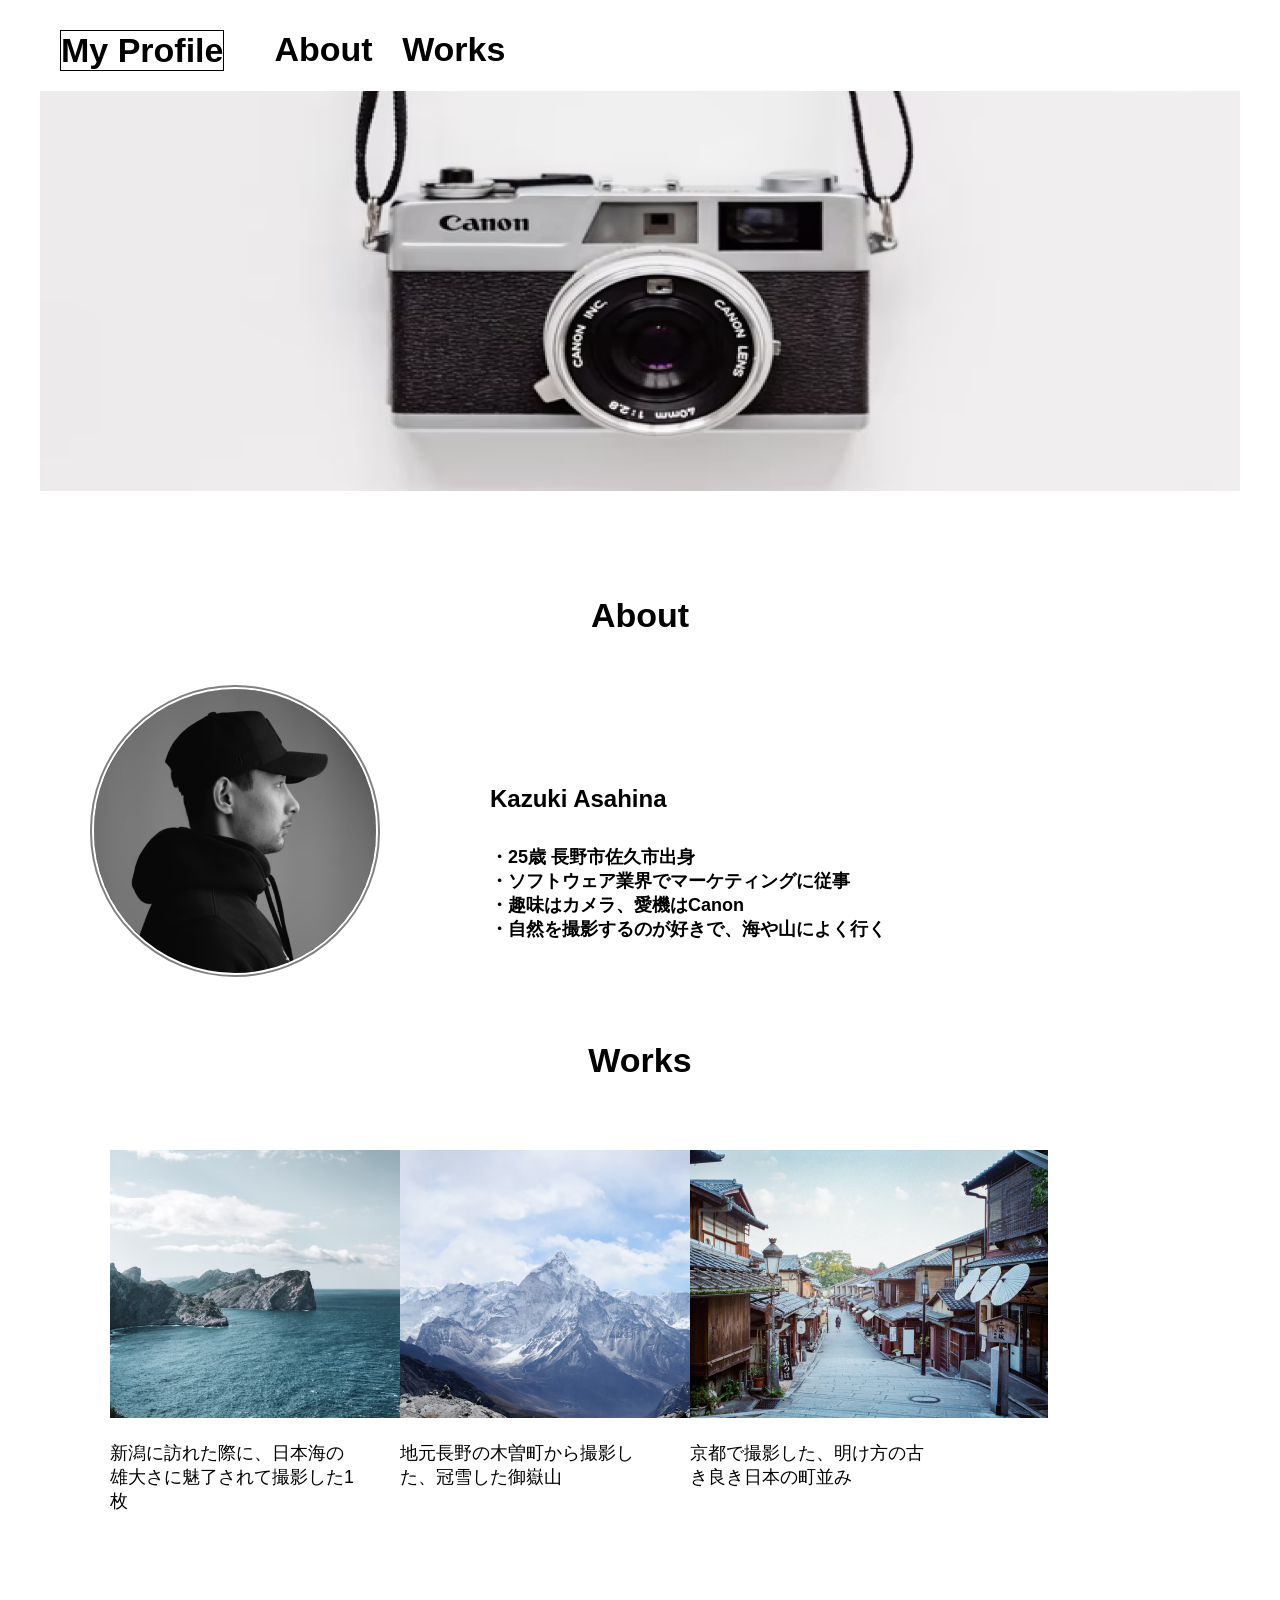
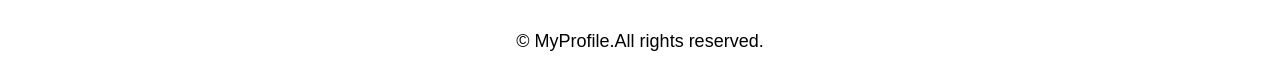
<file: index.html>
<!DOCTYPE html>
<html>
  <head>
    <title>My Profile</title>
    <meta name="description" content="朝比奈一樹のプロフィール紹介します。">
    <meta charset="UTF-8">
    <link rel="stylesheet" href="compstyle.css">
    <meta name="viewport" content="width=device-width, initial-scale=1.0">
    <!-- Google Fontsの読み込み -->
    <link rel="preconnect" href="https://fonts.googleapis.com">
    <link rel="preconnect" href="https://fonts.gstatic.com" crossorigin>
    <link href="https: //fonts.googleapis.com/css2? family= Noto+Sans+JP & display=swap" rel="stylesheet">
  </head>

  <body>
    <header>
      <div id="nav-pc">
        <a id="header-pc" href="main.html">My Profile</a>
        <nav id="menu-pc">
          <a href="main.html#About">About</a>
          <a href="main.html#Works">Works</a>
        </nav>
      </div>
    </header>
 
    <article>
      <div class="main-div">
        <img class="main-img" src="images/main.png" alt="カメラ">
      </div>

      <section id="About">
        <div id="about-div">
        <h3 class="main-h3">About</h3>
        <img class="about-img" src="images/about.png" alt="人物">
         <div class="name-div">
          <h4 class="about-h4">Kazuki Asahina</h4>
          <p class="about-p">・25歳 長野市佐久市出身<br>・ソフトウェア業界でマーケティングに従事<br>
          ・趣味はカメラ、愛機はCanon<br>・自然を撮影するのが好きで、海や山によく行く</p>
         </div>
        </div>
      </section>
      <section id="Works">
        <div>
          <h3 class="main-h3">Works</h3>
          <div class="works-div">
            <div class="works-sea">
              <img src="images/works1.png" alt="海">
              <p>新潟に訪れた際に、日本海の雄大さに魅了されて撮影した1枚</p>
            </div>
            <div class="works-mt">
            <img src="images/works2.png" alt="山">
            <p>地元長野の木曽町から撮影した、冠雪した御嶽山</p>
            </div>
            <div class="works-city">
              <img src="images/works3.png" alt="街">
              <p>京都で撮影した、明け方の古き良き日本の町並み</p>
            </div>
          </div>
        </div>
      </section>
      <footer>
        <div class="footer">
          <span id="copyright">&copy; MyProfile.All rights reserved.</span>
        </div>
      </footer>
    </article>
  </body>
</p>


</html>
</file>
<file: compstyle.css>
/* pc,スマホ共通スタイル */
body {
  background-color: #ffffff;
  color: #000000;
  font-size: 18px;
  font-family: 'Noto Sans JP', sans-serif;
}


/* ===========
   PCスタイル  
   ===========*/
@media screen and (min-width: 768px) {

  body {
    max-width: 1200px;
    min-width: 768px;
    margin: 0 auto 0 auto;
  }

  /* ヘッダー */

  #nav-pc {
    display: flex;
    font-size: 34px;
    padding-top: 30px;
  }

  #nav-pc > a {
    color: #000000;
    font-weight: bold;
    text-decoration: none;
    margin-left: 20px;
   }
   #nav-pc > a:link {
     color: #000000;
   }
   #nav-pc > a:visited {
     color: #000000;
   }
   #nav-pc > a:hover {
     color: #000000;
   }
   #nav-pc > a:active {
     color: #000000;
   }

  #header-pc {
   display: inline-block;
   border-style: solid;
   border-color: #000000;
   border-width: 1px;
   margin: 0 30px 20px 30px;
  }

  #menu-pc {
    text-align: right;
  }

/* ナビゲーションのリンクの装飾設定 */
  #menu-pc > a {
   color: #000000;
   font-weight: bold;
   text-decoration: none;
   margin-left: 20px;
  }
  #menu-pc > a:link {
    color: #000000;
  }
  #menu-pc > a:visited {
    color: #000000;
  }
  #menu-pc > a:hover {
    color: #000000;
  }
  #menu-pc > a:active {
    color: #000000;
  }
  
/* メイン画像 */
  .main-img {
    position: relative; 
    height: 400px;
    width: 100%;
  }

  .main-h3 {
    font-size: 34px;
    font-weight: bold;
    text-align: center;
    margin-bottom: 50px;
    margin-top: 100px;
  }

  .about-img {
    position: absolute;
    border-radius: 248px;
    margin: 0 0 0 50px;
    padding: 2px;
    border: solid 2px #808080;
  }

  .name-div {
    margin: 150px 0 0 450px;
  }

  .about-h4 {
    font-size: 24px;
  }

  .about-p {
    font-size: 18px;
    font-weight: bold;
  }

  .works-div {
    display: flex;
    margin: 50px;
  }

  .works-sea {
    width: 250px;
    height: auto;
    padding: 20px;
  }

  .works-mt {
    width: 250px;
    height: auto;
    padding: 20px;
  }

  .works-city {
    width: 250px;
    height: auto;
    padding: 20px;
  }

  /* フッター */
  footer {
    text-align: center;
    padding: 30px 80px 10px 80px;
  }

  #copyright {
    font-size: 18px;
  }

}

/* ===========
   スマホスタイル  
   ===========*/
   @media screen and (max-width: 767px) {

    
    #nav-pc {
      font-size: 34px;
      padding-top: 30px;
    }
  
    #nav-pc > a {
      color: #000000;
      font-weight: bold;
      text-decoration: none;
      margin-left: 20px;
     }
     #nav-pc > a:link {
       color: #000000;
     }
     #nav-pc > a:visited {
       color: #000000;
     }
     #nav-pc > a:hover {
       color: #000000;
     }
     #nav-pc > a:active {
       color: #000000;
     }
  
    #header-pc {
     display: inline-block;
     border-style: solid;
     border-color: #000000;
     border-width: 1px;
     margin: 0 30px 20px 30px;
    }
  
    #menu-pc {
      text-align: left;
    }
  
  /* ナビゲーションのリンクの装飾設定 */
    #menu-pc > a {
     color: #000000;
     font-weight: bold;
     text-decoration: none;
     margin-left: 20px;
    }
    #menu-pc > a:link {
      color: #000000;
    }
    #menu-pc > a:visited {
      color: #000000;
    }
    #menu-pc > a:hover {
      color: #000000;
    }
    #menu-pc > a:active {
      color: #000000;
    }

    .main-img {
      width: 100%;
      height: 400px;
    }
   }
</file>
